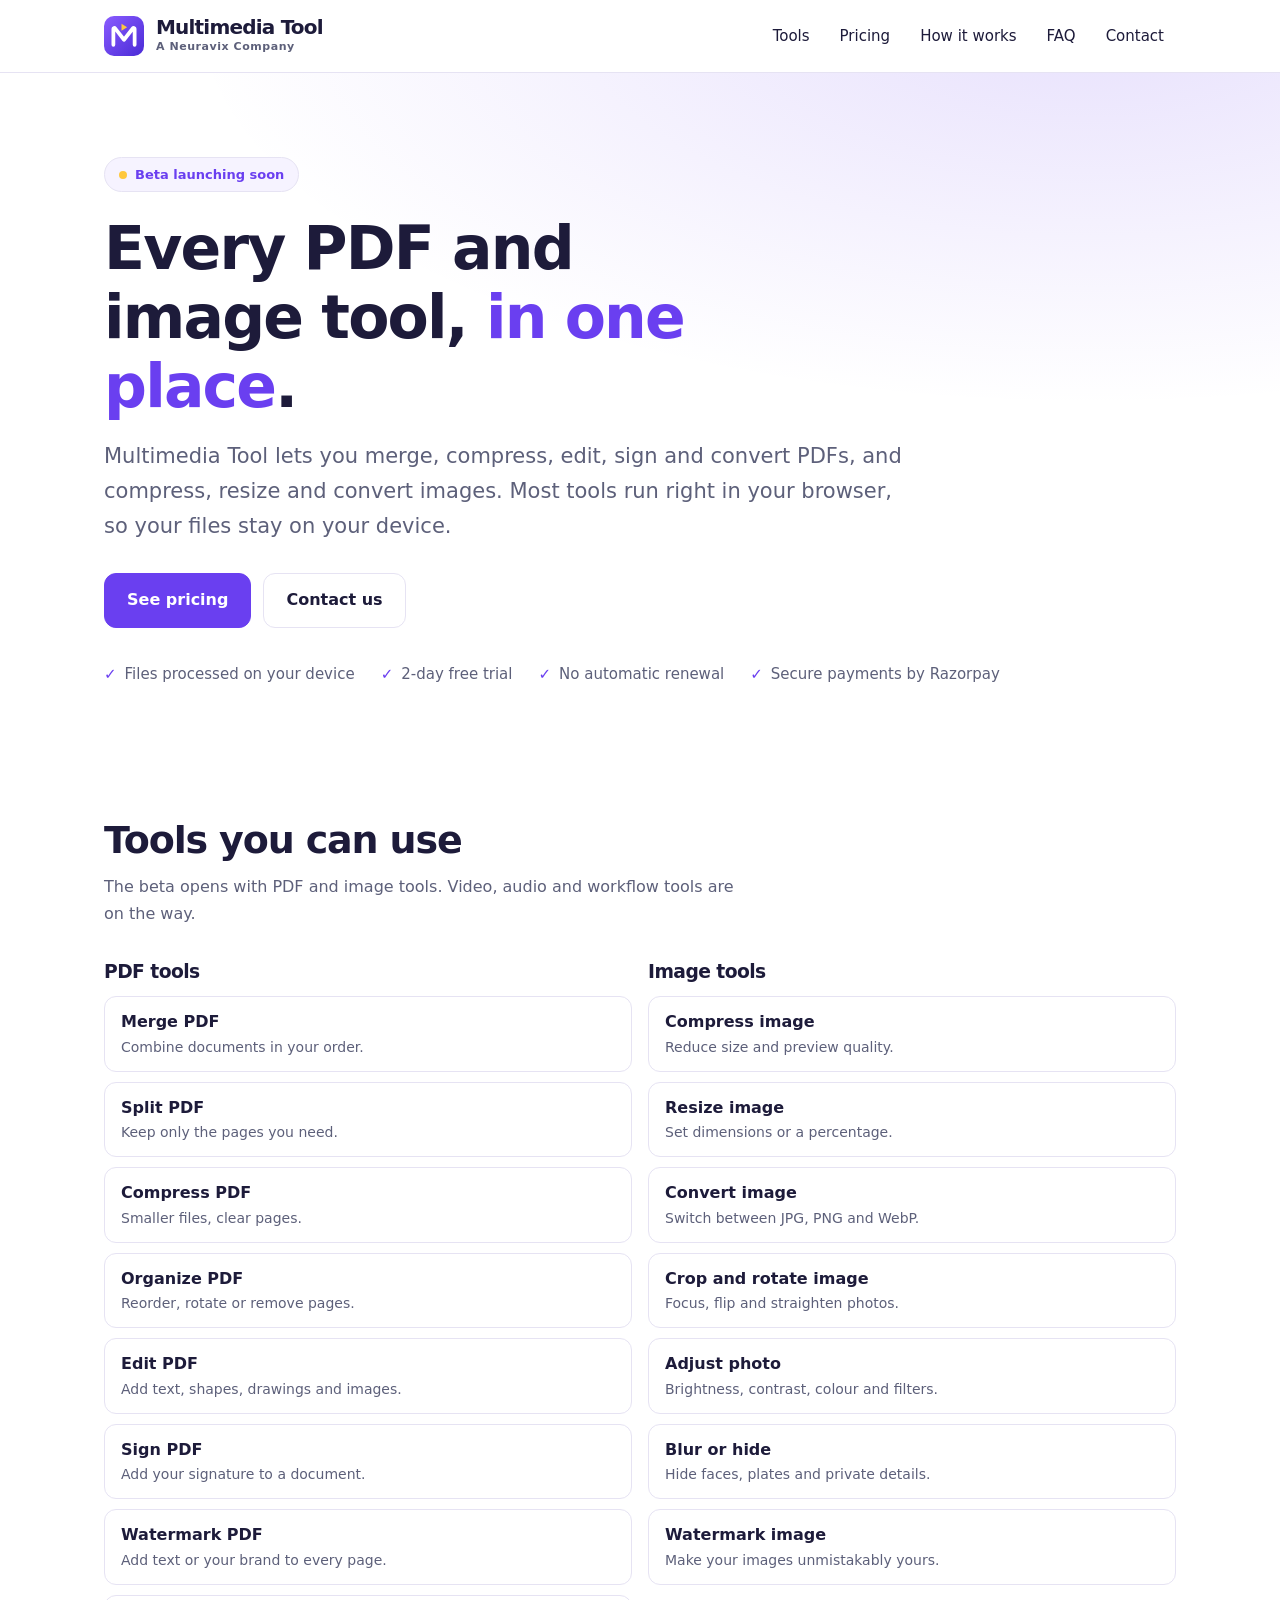
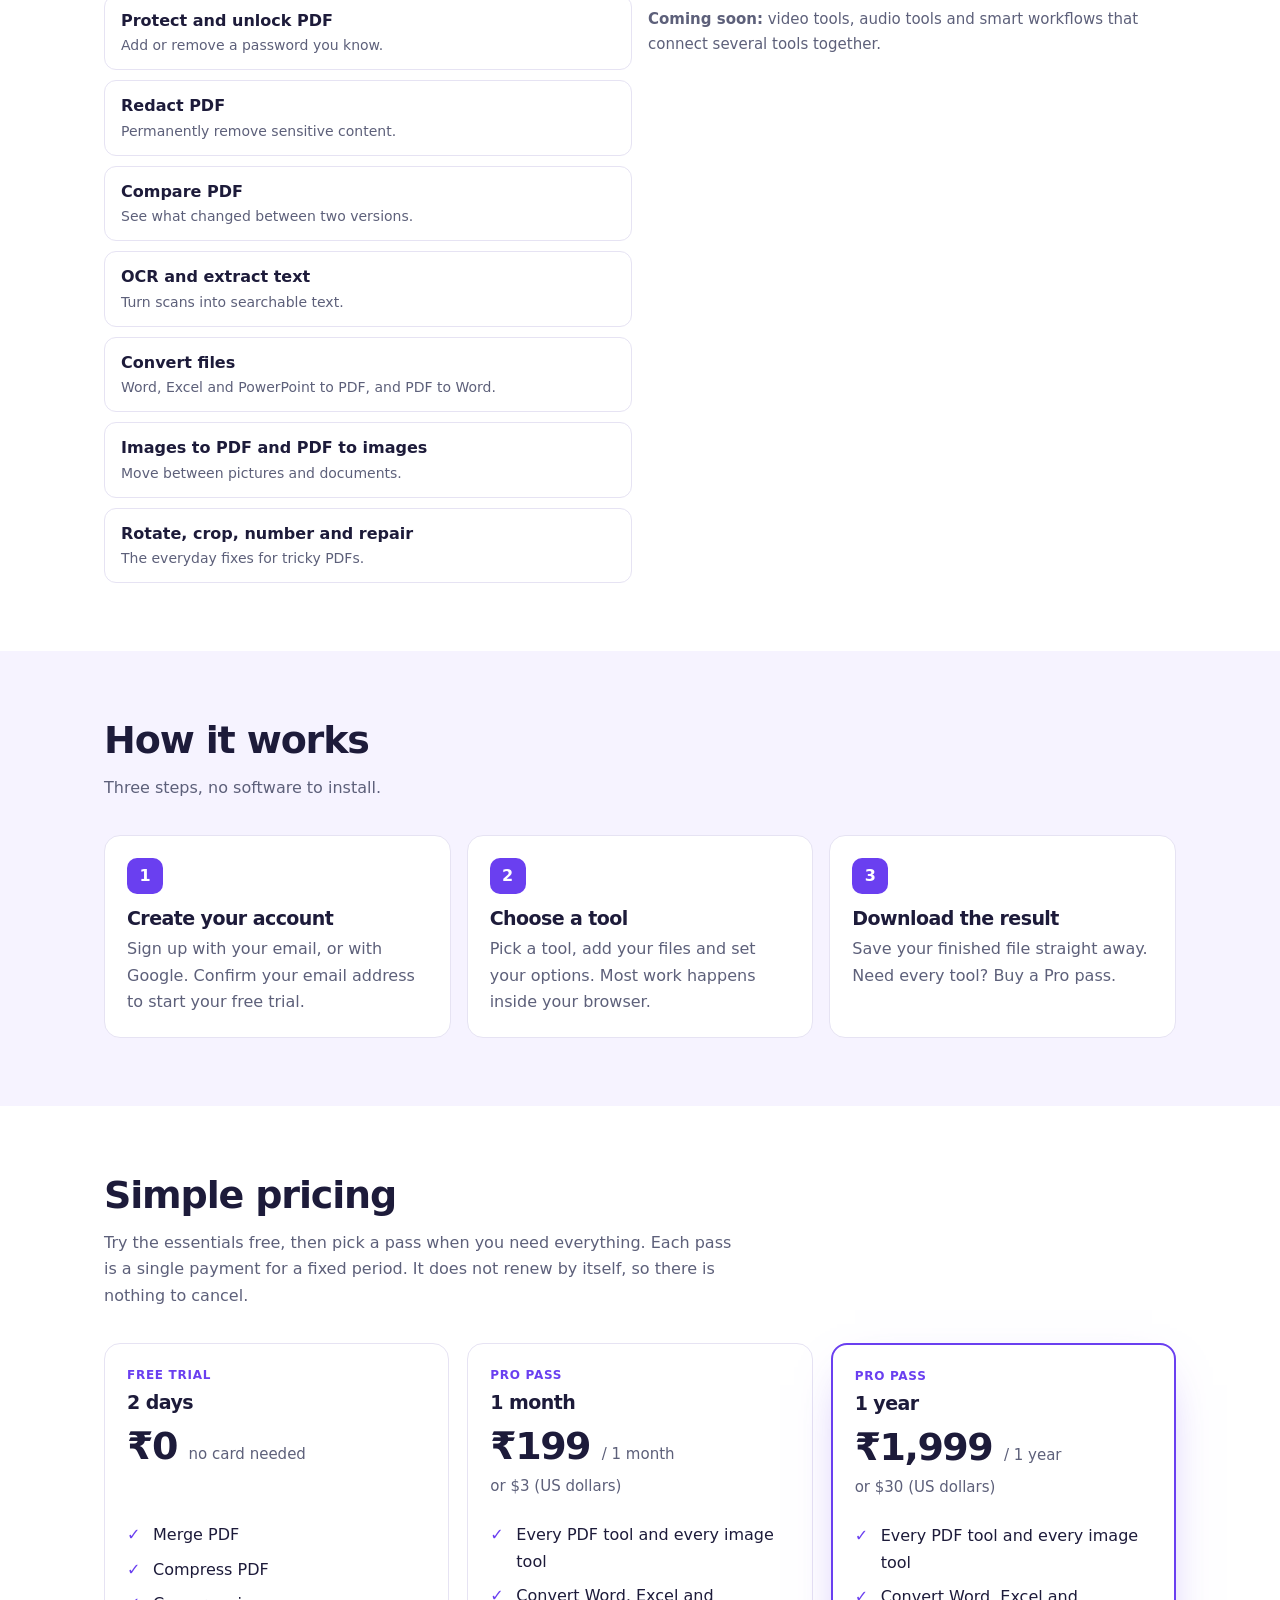
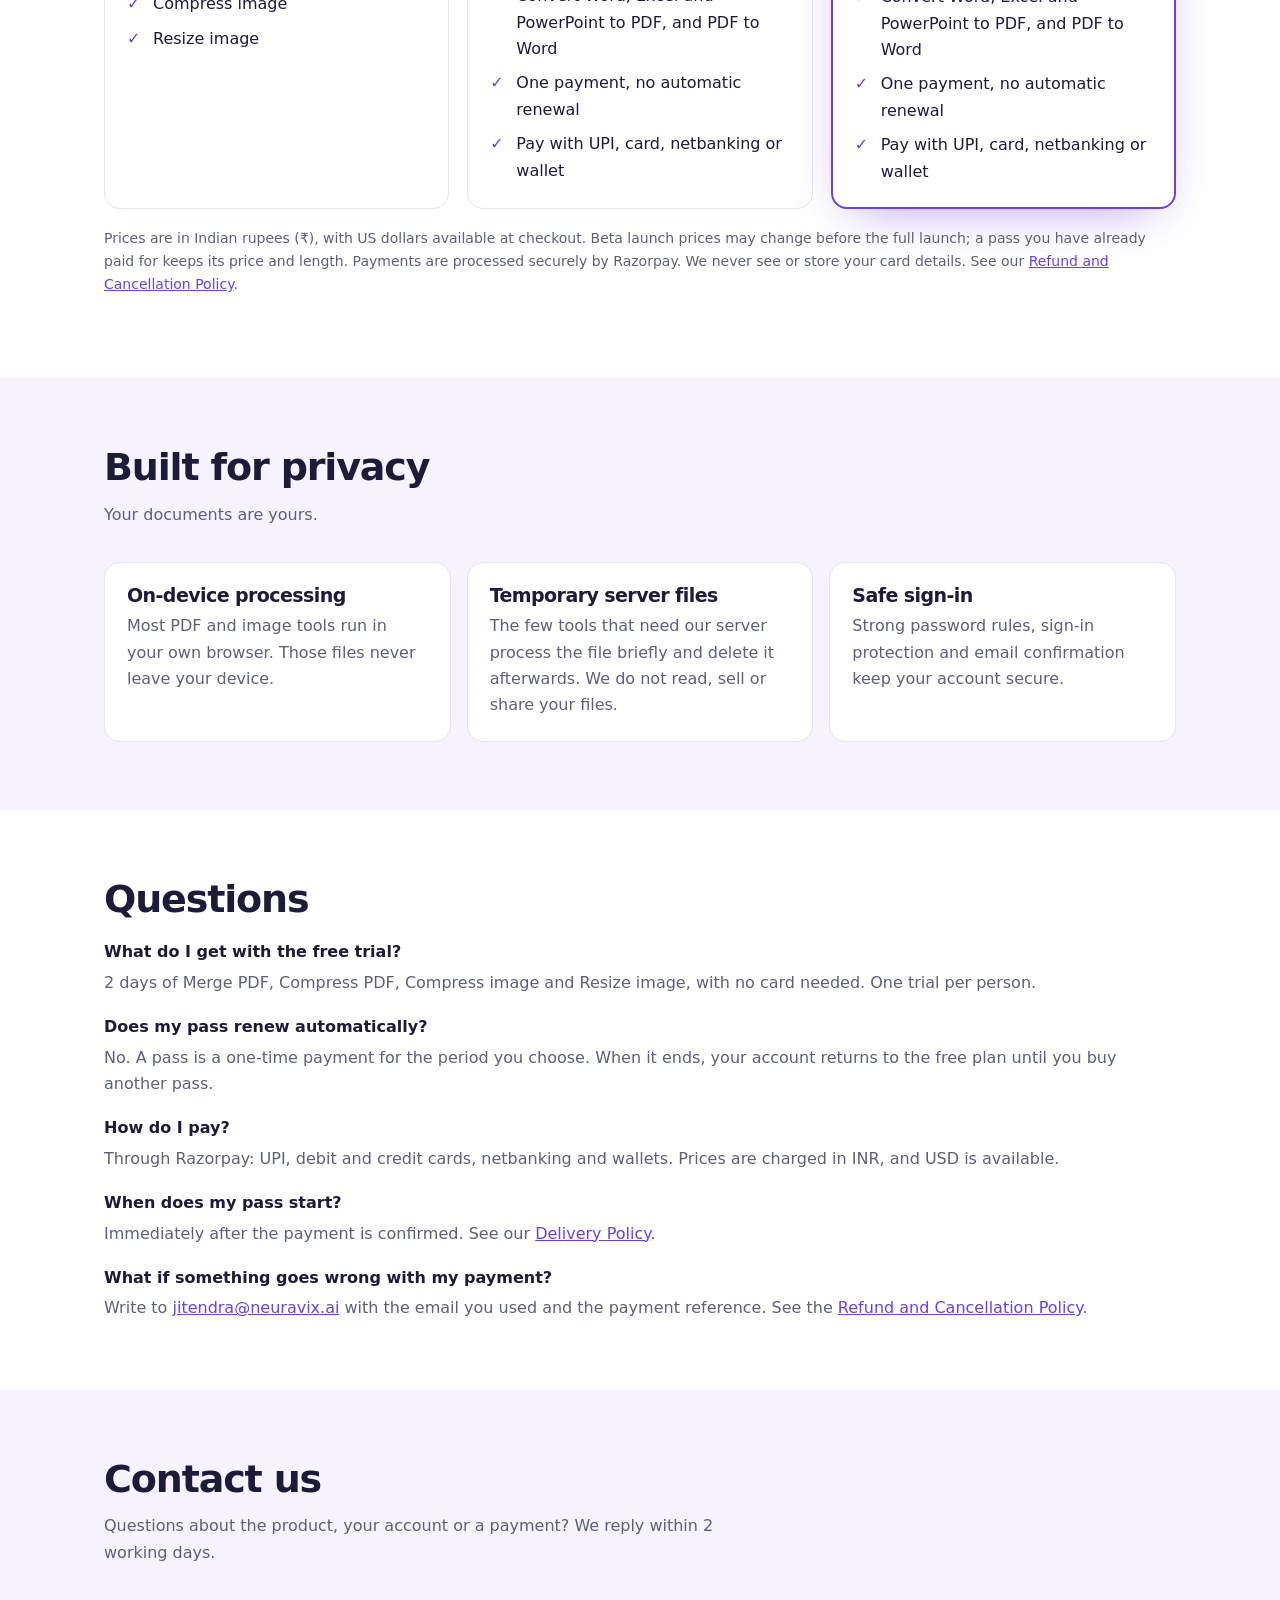
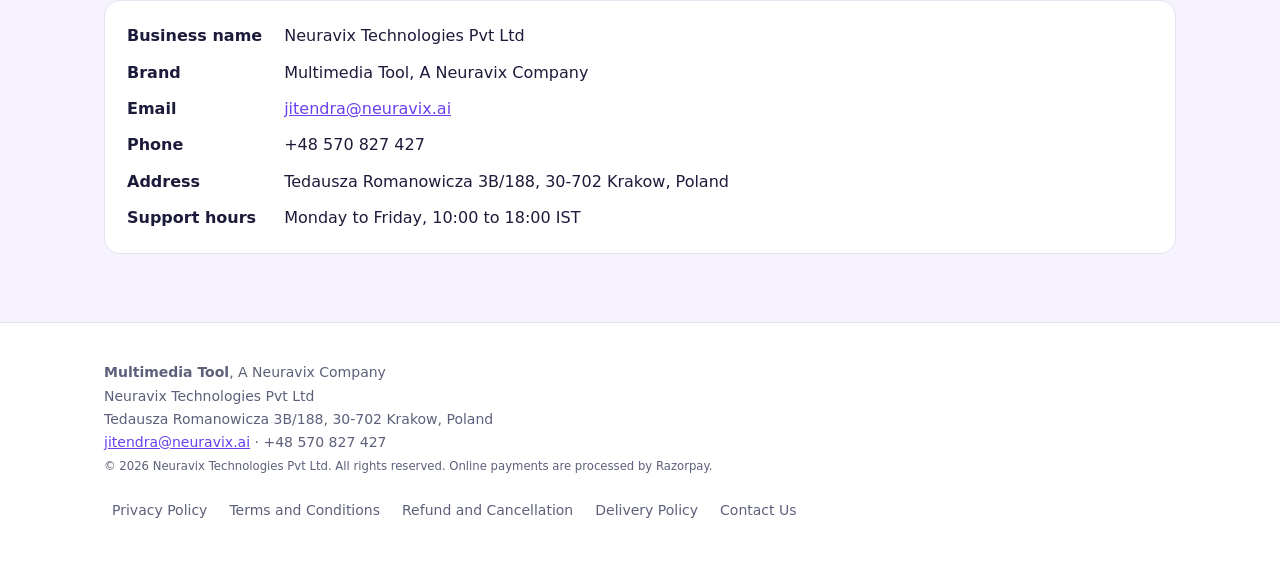
<file: index.html>
<!doctype html><html lang="en"><head><meta charset="utf-8"><meta name="viewport" content="width=device-width,initial-scale=1"><title>Multimedia Tool: PDF and image tools in your browser | A Neuravix Company</title><meta name="description" content="Merge, compress, edit, sign and convert PDFs, and compress, resize and convert images. Your files are processed on your own device. A Neuravix company."><link rel="canonical" href="https://multimediatool.com/"><link rel="icon" href="/favicon.svg" type="image/svg+xml"><meta property="og:title" content="Multimedia Tool: PDF and image tools in your browser | A Neuravix Company"><meta property="og:description" content="Merge, compress, edit, sign and convert PDFs, and compress, resize and convert images. Your files are processed on your own device. A Neuravix company."><meta property="og:type" content="website"><meta property="og:url" content="https://multimediatool.com/"><meta name="theme-color" content="#6a3ff0"><link rel="stylesheet" href="/style.css"></head><body><a class="skip" href="#main">Skip to content</a>
<header class="top"><div class="wrap bar"><a class="brand" href="/" aria-label="Multimedia Tool home"><svg class="mark" viewBox="0 0 64 64" aria-hidden="true"><defs><linearGradient id="lg" x1="0" y1="0" x2="1" y2="1"><stop offset="0" stop-color="#8a5cff"/><stop offset="1" stop-color="#4a2bd6"/></linearGradient></defs><rect width="64" height="64" rx="16" fill="url(#lg)"/><path d="M15 46V20.5a1.5 1.5 0 0 1 2.7-.9L32 38l14.3-18.4a1.5 1.5 0 0 1 2.7.9V46" fill="none" stroke="#fff" stroke-width="6" stroke-linecap="round" stroke-linejoin="round"/><path d="M28 12.5l9 5.5-9 5.5z" fill="#ffc83d"/></svg><span><b>Multimedia Tool</b><small>A Neuravix Company</small></span></a><nav aria-label="Main"><a href="#tools">Tools</a><a href="#pricing">Pricing</a><a href="#how">How it works</a><a href="#faq">FAQ</a><a href="#contact">Contact</a></nav></div></header>
<main id="main">
<section class="hero"><div class="wrap"><span class="pill"><i></i>Beta launching soon</span>
<h1>Every PDF and image tool, <em>in one place</em>.</h1>
<p class="lead">Multimedia Tool lets you merge, compress, edit, sign and convert PDFs, and compress, resize and convert images. Most tools run right in your browser, so your files stay on your device.</p>
<div class="btns"><a class="btn p" href="#pricing">See pricing</a><a class="btn s" href="#contact">Contact us</a></div>
<ul class="trust"><li>Files processed on your device</li><li>2-day free trial</li><li>No automatic renewal</li><li>Secure payments by Razorpay</li></ul></div></section>

<section id="tools"><div class="wrap"><h2 class="t">Tools you can use</h2><p class="sub">The beta opens with PDF and image tools. Video, audio and workflow tools are on the way.</p>
<div class="grid g2"><div><h3 style="margin-bottom:14px">PDF tools</h3><ul class="tools"><li><b>Merge PDF</b><span>Combine documents in your order.</span></li><li><b>Split PDF</b><span>Keep only the pages you need.</span></li><li><b>Compress PDF</b><span>Smaller files, clear pages.</span></li><li><b>Organize PDF</b><span>Reorder, rotate or remove pages.</span></li><li><b>Edit PDF</b><span>Add text, shapes, drawings and images.</span></li><li><b>Sign PDF</b><span>Add your signature to a document.</span></li><li><b>Watermark PDF</b><span>Add text or your brand to every page.</span></li><li><b>Protect and unlock PDF</b><span>Add or remove a password you know.</span></li><li><b>Redact PDF</b><span>Permanently remove sensitive content.</span></li><li><b>Compare PDF</b><span>See what changed between two versions.</span></li><li><b>OCR and extract text</b><span>Turn scans into searchable text.</span></li><li><b>Convert files</b><span>Word, Excel and PowerPoint to PDF, and PDF to Word.</span></li><li><b>Images to PDF and PDF to images</b><span>Move between pictures and documents.</span></li><li><b>Rotate, crop, number and repair</b><span>The everyday fixes for tricky PDFs.</span></li></ul></div>
<div><h3 style="margin-bottom:14px">Image tools</h3><ul class="tools"><li><b>Compress image</b><span>Reduce size and preview quality.</span></li><li><b>Resize image</b><span>Set dimensions or a percentage.</span></li><li><b>Convert image</b><span>Switch between JPG, PNG and WebP.</span></li><li><b>Crop and rotate image</b><span>Focus, flip and straighten photos.</span></li><li><b>Adjust photo</b><span>Brightness, contrast, colour and filters.</span></li><li><b>Blur or hide</b><span>Hide faces, plates and private details.</span></li><li><b>Watermark image</b><span>Make your images unmistakably yours.</span></li></ul><p class="soon"><strong>Coming soon:</strong> video tools, audio tools and smart workflows that connect several tools together.</p></div></div></div></section>

<section id="how" class="alt"><div class="wrap"><h2 class="t">How it works</h2><p class="sub">Three steps, no software to install.</p>
<div class="grid g3"><div class="card"><div class="num">1</div><h3>Create your account</h3><p>Sign up with your email, or with Google. Confirm your email address to start your free trial.</p></div><div class="card"><div class="num">2</div><h3>Choose a tool</h3><p>Pick a tool, add your files and set your options. Most work happens inside your browser.</p></div><div class="card"><div class="num">3</div><h3>Download the result</h3><p>Save your finished file straight away. Need every tool? Buy a Pro pass.</p></div></div></div></section>

<section id="pricing"><div class="wrap"><h2 class="t">Simple pricing</h2><p class="sub">Try the essentials free, then pick a pass when you need everything. Each pass is a single payment for a fixed period. It does not renew by itself, so there is nothing to cancel.</p>
<div class="plans"><article class="card plan"><span class="tag">Free trial</span><h3>2 days</h3><div class="price">₹0 <small>no card needed</small></div><div class="alt-price">&nbsp;</div><ul><li>Merge PDF</li><li>Compress PDF</li><li>Compress image</li><li>Resize image</li></ul></article><article class="card plan"><span class="tag">Pro pass</span><h3>1 month</h3><div class="price">₹199 <small>/ 1 month</small></div><div class="alt-price">or $3 (US dollars)</div><ul><li>Every PDF tool and every image tool</li><li>Convert Word, Excel and PowerPoint to PDF, and PDF to Word</li><li>One payment, no automatic renewal</li><li>Pay with UPI, card, netbanking or wallet</li></ul></article><article class="card plan feat"><span class="tag">Pro pass</span><h3>1 year</h3><div class="price">₹1,999 <small>/ 1 year</small></div><div class="alt-price">or $30 (US dollars)</div><ul><li>Every PDF tool and every image tool</li><li>Convert Word, Excel and PowerPoint to PDF, and PDF to Word</li><li>One payment, no automatic renewal</li><li>Pay with UPI, card, netbanking or wallet</li></ul></article></div>
<p class="note">Prices are in Indian rupees (₹), with US dollars available at checkout. Beta launch prices may change before the full launch; a pass you have already paid for keeps its price and length. Payments are processed securely by Razorpay. We never see or store your card details. See our <a href="/refund.html">Refund and Cancellation Policy</a>.</p></div></section>

<section class="alt"><div class="wrap"><h2 class="t">Built for privacy</h2><p class="sub">Your documents are yours.</p>
<div class="grid g3"><div class="card"><h3>On-device processing</h3><p>Most PDF and image tools run in your own browser. Those files never leave your device.</p></div><div class="card"><h3>Temporary server files</h3><p>The few tools that need our server process the file briefly and delete it afterwards. We do not read, sell or share your files.</p></div><div class="card"><h3>Safe sign-in</h3><p>Strong password rules, sign-in protection and email confirmation keep your account secure.</p></div></div></div></section>

<section id="faq"><div class="wrap"><h2 class="t">Questions</h2><dl>
<dt>What do I get with the free trial?</dt><dd>2 days of Merge PDF, Compress PDF, Compress image and Resize image, with no card needed. One trial per person.</dd>
<dt>Does my pass renew automatically?</dt><dd>No. A pass is a one-time payment for the period you choose. When it ends, your account returns to the free plan until you buy another pass.</dd>
<dt>How do I pay?</dt><dd>Through Razorpay: UPI, debit and credit cards, netbanking and wallets. Prices are charged in INR, and USD is available.</dd>
<dt>When does my pass start?</dt><dd>Immediately after the payment is confirmed. See our <a href="/shipping.html">Delivery Policy</a>.</dd>
<dt>What if something goes wrong with my payment?</dt><dd>Write to <a href="mailto:jitendra@neuravix.ai">jitendra@neuravix.ai</a> with the email you used and the payment reference. See the <a href="/refund.html">Refund and Cancellation Policy</a>.</dd></dl></div></section>

<section id="contact" class="alt contact"><div class="wrap"><h2 class="t">Contact us</h2><p class="sub">Questions about the product, your account or a payment? We reply within 2 working days.</p>
<div class="card"><dl><dt>Business name</dt><dd>Neuravix Technologies Pvt Ltd</dd><dt>Brand</dt><dd>Multimedia Tool, A Neuravix Company</dd><dt>Email</dt><dd><a href="mailto:jitendra@neuravix.ai">jitendra@neuravix.ai</a></dd><dt>Phone</dt><dd>+48 570 827 427</dd><dt>Address</dt><dd>Tedausza Romanowicza 3B/188, 30-702 Krakow, Poland</dd><dt>Support hours</dt><dd>Monday to Friday, 10:00 to 18:00 IST</dd></dl></div></div></section>
</main><footer><div class="wrap foot"><div><strong>Multimedia Tool</strong>, A Neuravix Company<br>Neuravix Technologies Pvt Ltd<br>Tedausza Romanowicza 3B/188, 30-702 Krakow, Poland<br><a href="mailto:jitendra@neuravix.ai">jitendra@neuravix.ai</a> · +48 570 827 427<br><small>© 2026 Neuravix Technologies Pvt Ltd. All rights reserved. Online payments are processed by Razorpay.</small></div><nav aria-label="Legal"><a href="/privacy.html">Privacy Policy</a><a href="/terms.html">Terms and Conditions</a><a href="/refund.html">Refund and Cancellation</a><a href="/shipping.html">Delivery Policy</a><a href="/contact.html">Contact Us</a></nav></div></footer></body></html>
</file>
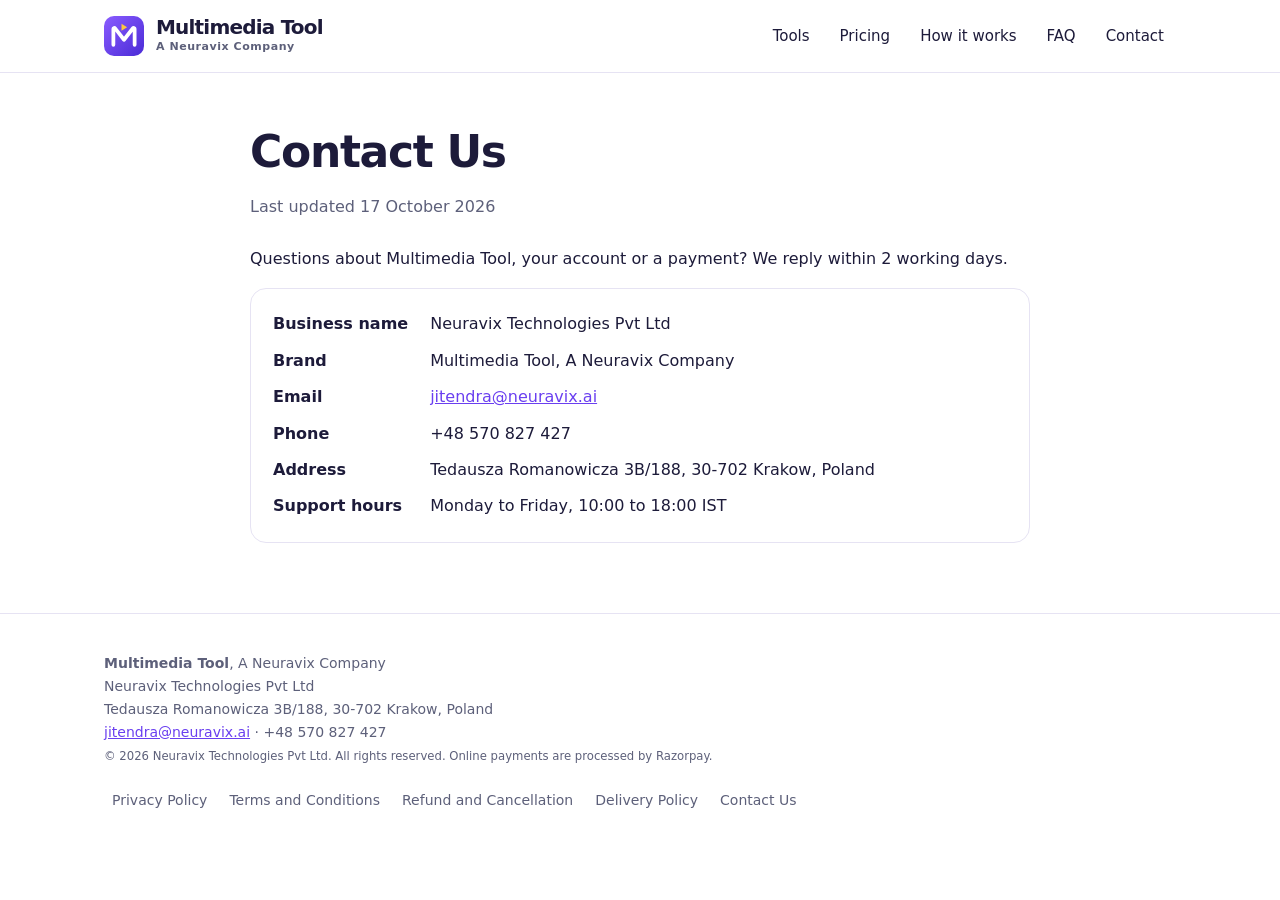
<file: contact.html>
<!doctype html><html lang="en"><head><meta charset="utf-8"><meta name="viewport" content="width=device-width,initial-scale=1"><title>Contact Us | Multimedia Tool</title><meta name="description" content="Contact Us for Multimedia Tool, A Neuravix Company."><link rel="canonical" href="https://multimediatool.com/contact.html"><link rel="icon" href="/favicon.svg" type="image/svg+xml"><meta property="og:title" content="Contact Us | Multimedia Tool"><meta property="og:description" content="Contact Us for Multimedia Tool, A Neuravix Company."><meta property="og:type" content="website"><meta property="og:url" content="https://multimediatool.com/contact.html"><meta name="theme-color" content="#6a3ff0"><link rel="stylesheet" href="/style.css"></head><body><a class="skip" href="#main">Skip to content</a>
<header class="top"><div class="wrap bar"><a class="brand" href="/" aria-label="Multimedia Tool home"><svg class="mark" viewBox="0 0 64 64" aria-hidden="true"><defs><linearGradient id="lg" x1="0" y1="0" x2="1" y2="1"><stop offset="0" stop-color="#8a5cff"/><stop offset="1" stop-color="#4a2bd6"/></linearGradient></defs><rect width="64" height="64" rx="16" fill="url(#lg)"/><path d="M15 46V20.5a1.5 1.5 0 0 1 2.7-.9L32 38l14.3-18.4a1.5 1.5 0 0 1 2.7.9V46" fill="none" stroke="#fff" stroke-width="6" stroke-linecap="round" stroke-linejoin="round"/><path d="M28 12.5l9 5.5-9 5.5z" fill="#ffc83d"/></svg><span><b>Multimedia Tool</b><small>A Neuravix Company</small></span></a><nav aria-label="Main"><a href="/#tools">Tools</a><a href="/#pricing">Pricing</a><a href="/#how">How it works</a><a href="/#faq">FAQ</a><a href="/#contact">Contact</a></nav></div></header><main id="main"><div class="wrap doc"><h1>Contact Us</h1><p class="meta">Last updated 17 October 2026</p><p>Questions about Multimedia Tool, your account or a payment? We reply within 2 working days.</p><div class="card contact"><dl><dt>Business name</dt><dd>Neuravix Technologies Pvt Ltd</dd><dt>Brand</dt><dd>Multimedia Tool, A Neuravix Company</dd><dt>Email</dt><dd><a href="mailto:jitendra@neuravix.ai">jitendra@neuravix.ai</a></dd><dt>Phone</dt><dd>+48 570 827 427</dd><dt>Address</dt><dd>Tedausza Romanowicza 3B/188, 30-702 Krakow, Poland</dd><dt>Support hours</dt><dd>Monday to Friday, 10:00 to 18:00 IST</dd></dl></div></div></main><footer><div class="wrap foot"><div><strong>Multimedia Tool</strong>, A Neuravix Company<br>Neuravix Technologies Pvt Ltd<br>Tedausza Romanowicza 3B/188, 30-702 Krakow, Poland<br><a href="mailto:jitendra@neuravix.ai">jitendra@neuravix.ai</a> · +48 570 827 427<br><small>© 2026 Neuravix Technologies Pvt Ltd. All rights reserved. Online payments are processed by Razorpay.</small></div><nav aria-label="Legal"><a href="/privacy.html">Privacy Policy</a><a href="/terms.html">Terms and Conditions</a><a href="/refund.html">Refund and Cancellation</a><a href="/shipping.html">Delivery Policy</a><a href="/contact.html">Contact Us</a></nav></div></footer></body></html>
</file>
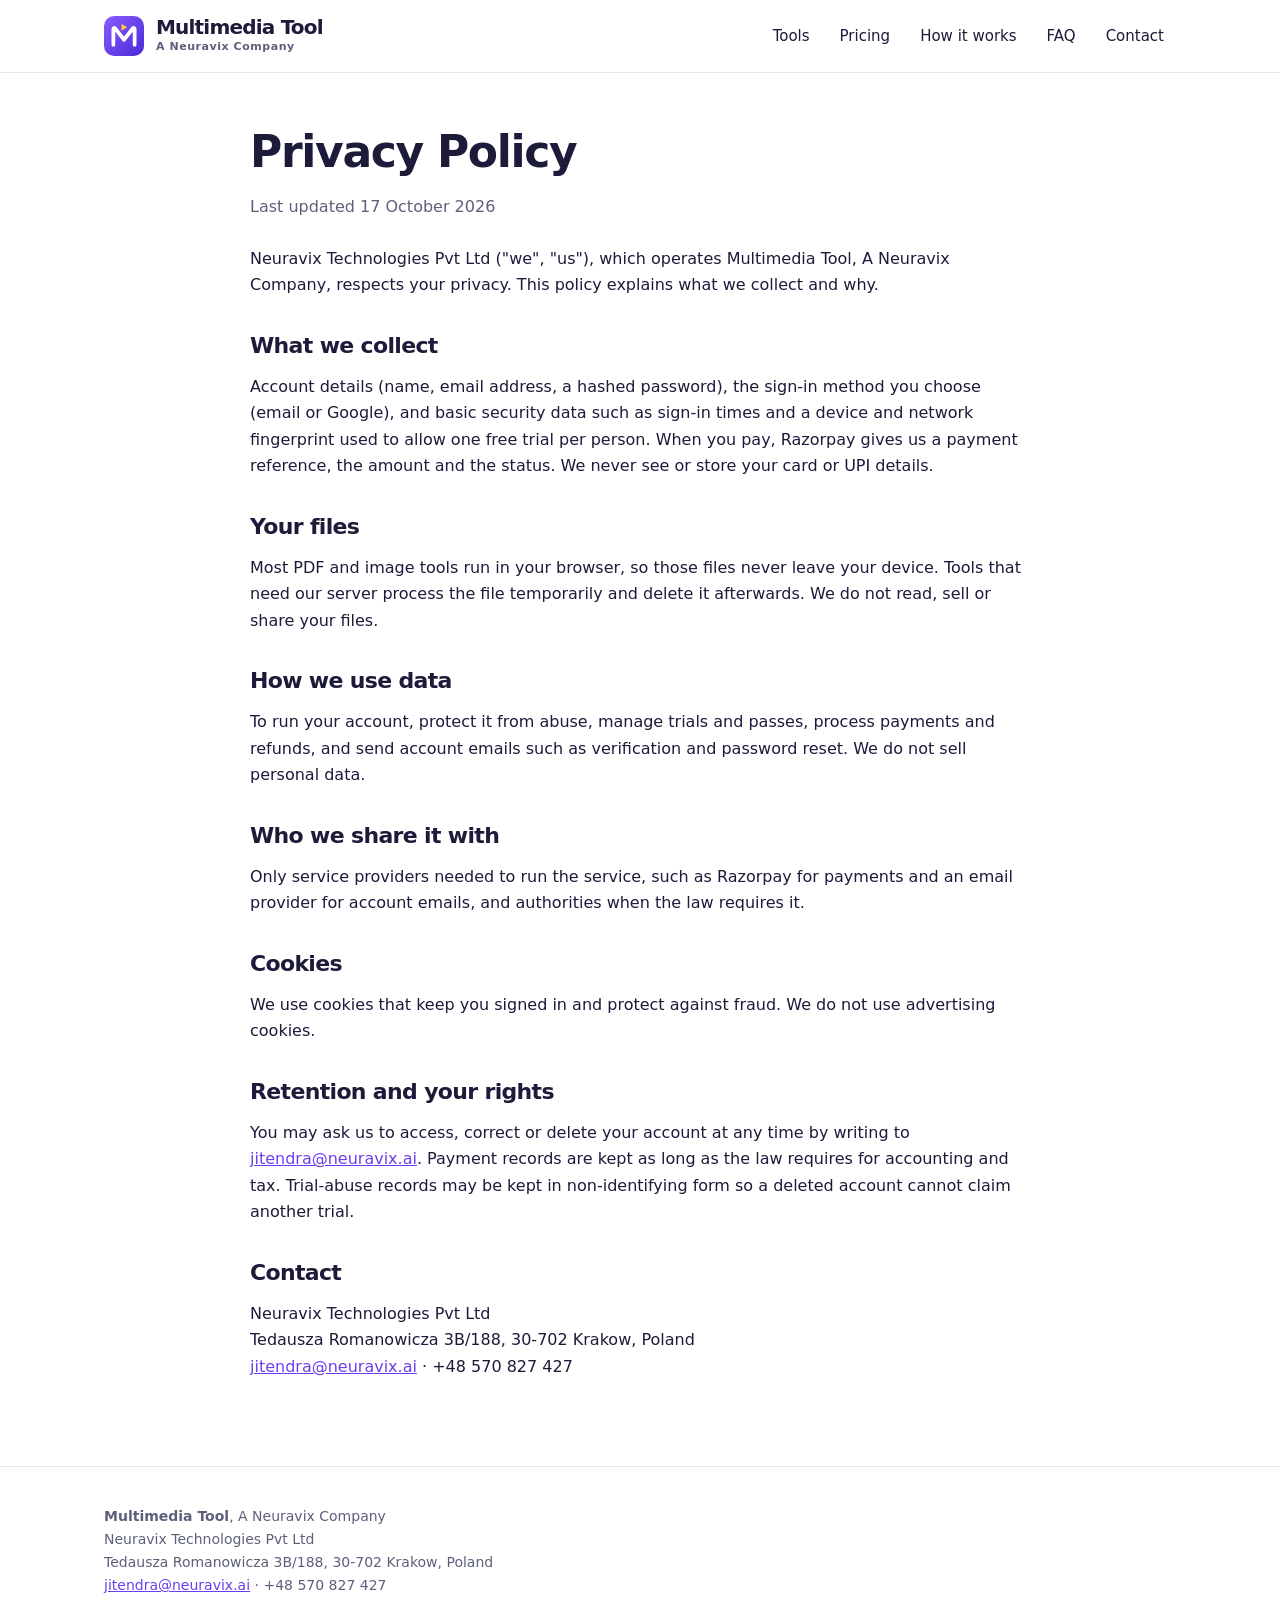
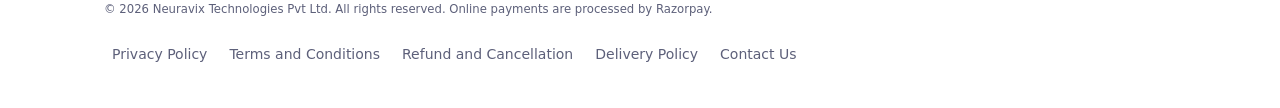
<file: privacy.html>
<!doctype html><html lang="en"><head><meta charset="utf-8"><meta name="viewport" content="width=device-width,initial-scale=1"><title>Privacy Policy | Multimedia Tool</title><meta name="description" content="Privacy Policy for Multimedia Tool, A Neuravix Company."><link rel="canonical" href="https://multimediatool.com/privacy.html"><link rel="icon" href="/favicon.svg" type="image/svg+xml"><meta property="og:title" content="Privacy Policy | Multimedia Tool"><meta property="og:description" content="Privacy Policy for Multimedia Tool, A Neuravix Company."><meta property="og:type" content="website"><meta property="og:url" content="https://multimediatool.com/privacy.html"><meta name="theme-color" content="#6a3ff0"><link rel="stylesheet" href="/style.css"></head><body><a class="skip" href="#main">Skip to content</a>
<header class="top"><div class="wrap bar"><a class="brand" href="/" aria-label="Multimedia Tool home"><svg class="mark" viewBox="0 0 64 64" aria-hidden="true"><defs><linearGradient id="lg" x1="0" y1="0" x2="1" y2="1"><stop offset="0" stop-color="#8a5cff"/><stop offset="1" stop-color="#4a2bd6"/></linearGradient></defs><rect width="64" height="64" rx="16" fill="url(#lg)"/><path d="M15 46V20.5a1.5 1.5 0 0 1 2.7-.9L32 38l14.3-18.4a1.5 1.5 0 0 1 2.7.9V46" fill="none" stroke="#fff" stroke-width="6" stroke-linecap="round" stroke-linejoin="round"/><path d="M28 12.5l9 5.5-9 5.5z" fill="#ffc83d"/></svg><span><b>Multimedia Tool</b><small>A Neuravix Company</small></span></a><nav aria-label="Main"><a href="/#tools">Tools</a><a href="/#pricing">Pricing</a><a href="/#how">How it works</a><a href="/#faq">FAQ</a><a href="/#contact">Contact</a></nav></div></header><main id="main"><div class="wrap doc"><h1>Privacy Policy</h1><p class="meta">Last updated 17 October 2026</p><p>Neuravix Technologies Pvt Ltd ("we", "us"), which operates Multimedia Tool, A Neuravix Company, respects your privacy. This policy explains what we collect and why.</p>
<h2>What we collect</h2><p>Account details (name, email address, a hashed password), the sign-in method you choose (email or Google), and basic security data such as sign-in times and a device and network fingerprint used to allow one free trial per person. When you pay, Razorpay gives us a payment reference, the amount and the status. We never see or store your card or UPI details.</p>
<h2>Your files</h2><p>Most PDF and image tools run in your browser, so those files never leave your device. Tools that need our server process the file temporarily and delete it afterwards. We do not read, sell or share your files.</p>
<h2>How we use data</h2><p>To run your account, protect it from abuse, manage trials and passes, process payments and refunds, and send account emails such as verification and password reset. We do not sell personal data.</p>
<h2>Who we share it with</h2><p>Only service providers needed to run the service, such as Razorpay for payments and an email provider for account emails, and authorities when the law requires it.</p>
<h2>Cookies</h2><p>We use cookies that keep you signed in and protect against fraud. We do not use advertising cookies.</p>
<h2>Retention and your rights</h2><p>You may ask us to access, correct or delete your account at any time by writing to <a href="mailto:jitendra@neuravix.ai">jitendra@neuravix.ai</a>. Payment records are kept as long as the law requires for accounting and tax. Trial-abuse records may be kept in non-identifying form so a deleted account cannot claim another trial.</p>
<h2>Contact</h2><p>Neuravix Technologies Pvt Ltd<br>Tedausza Romanowicza 3B/188, 30-702 Krakow, Poland<br><a href="mailto:jitendra@neuravix.ai">jitendra@neuravix.ai</a> · +48 570 827 427</p></div></main><footer><div class="wrap foot"><div><strong>Multimedia Tool</strong>, A Neuravix Company<br>Neuravix Technologies Pvt Ltd<br>Tedausza Romanowicza 3B/188, 30-702 Krakow, Poland<br><a href="mailto:jitendra@neuravix.ai">jitendra@neuravix.ai</a> · +48 570 827 427<br><small>© 2026 Neuravix Technologies Pvt Ltd. All rights reserved. Online payments are processed by Razorpay.</small></div><nav aria-label="Legal"><a href="/privacy.html">Privacy Policy</a><a href="/terms.html">Terms and Conditions</a><a href="/refund.html">Refund and Cancellation</a><a href="/shipping.html">Delivery Policy</a><a href="/contact.html">Contact Us</a></nav></div></footer></body></html>
</file>
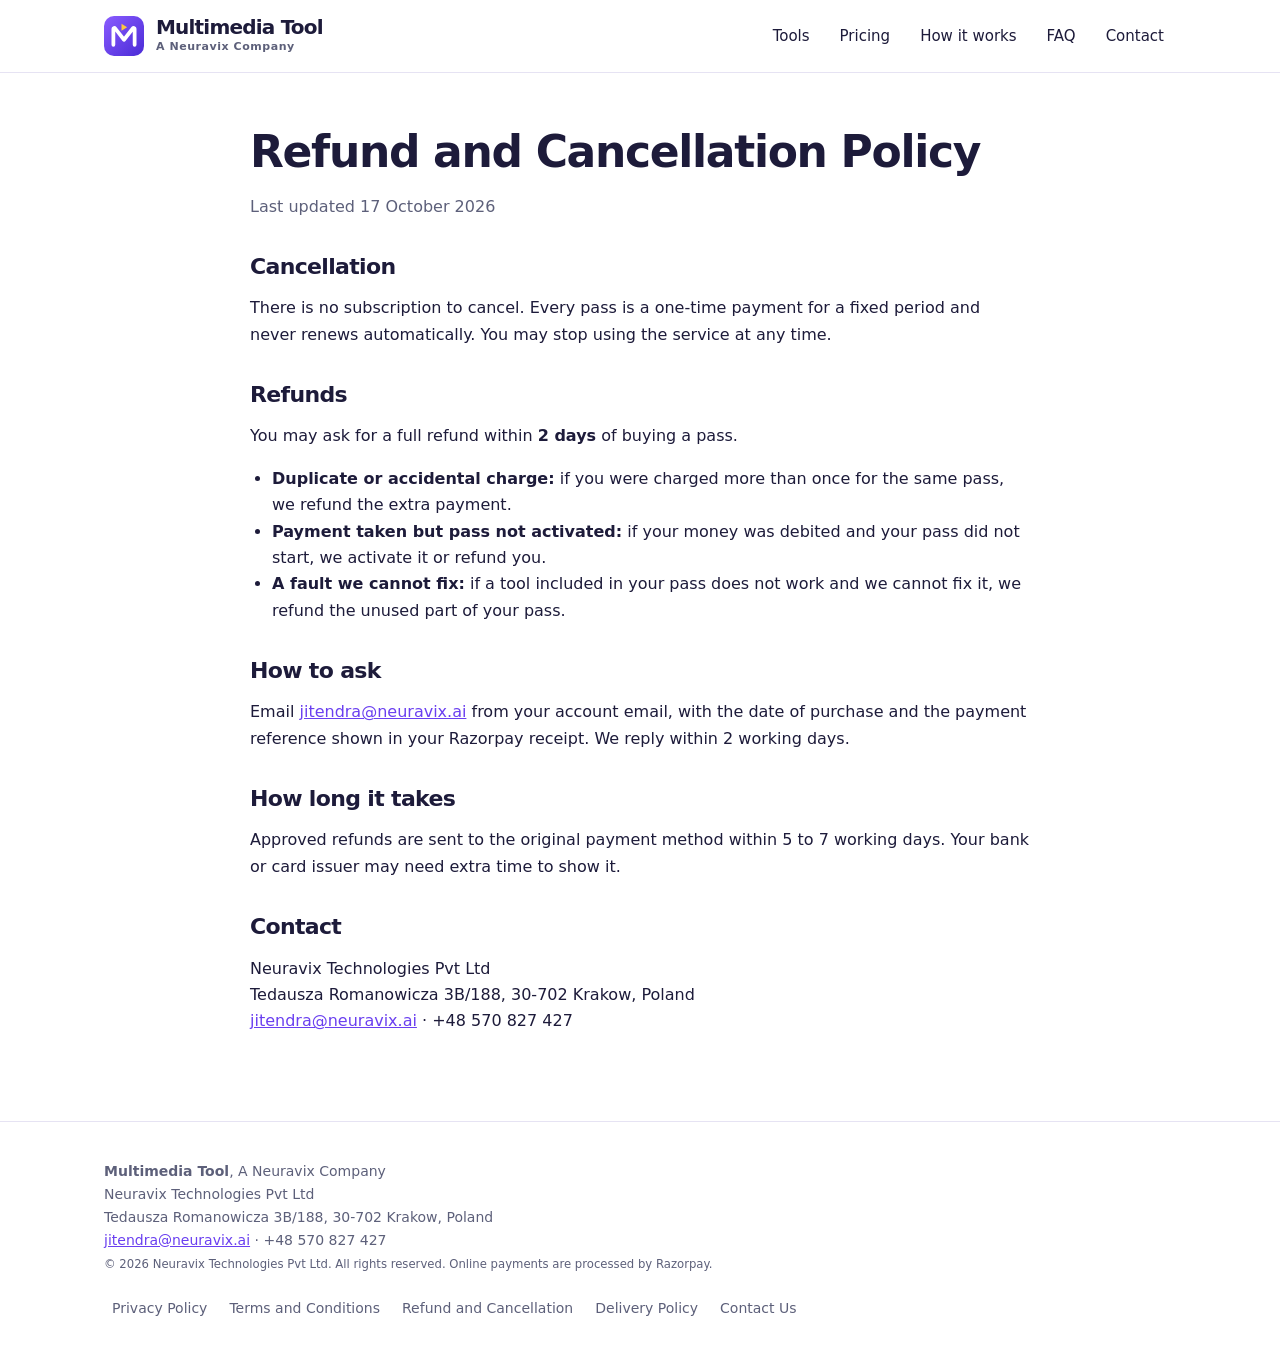
<file: refund.html>
<!doctype html><html lang="en"><head><meta charset="utf-8"><meta name="viewport" content="width=device-width,initial-scale=1"><title>Refund and Cancellation Policy | Multimedia Tool</title><meta name="description" content="Refund and Cancellation Policy for Multimedia Tool, A Neuravix Company."><link rel="canonical" href="https://multimediatool.com/refund.html"><link rel="icon" href="/favicon.svg" type="image/svg+xml"><meta property="og:title" content="Refund and Cancellation Policy | Multimedia Tool"><meta property="og:description" content="Refund and Cancellation Policy for Multimedia Tool, A Neuravix Company."><meta property="og:type" content="website"><meta property="og:url" content="https://multimediatool.com/refund.html"><meta name="theme-color" content="#6a3ff0"><link rel="stylesheet" href="/style.css"></head><body><a class="skip" href="#main">Skip to content</a>
<header class="top"><div class="wrap bar"><a class="brand" href="/" aria-label="Multimedia Tool home"><svg class="mark" viewBox="0 0 64 64" aria-hidden="true"><defs><linearGradient id="lg" x1="0" y1="0" x2="1" y2="1"><stop offset="0" stop-color="#8a5cff"/><stop offset="1" stop-color="#4a2bd6"/></linearGradient></defs><rect width="64" height="64" rx="16" fill="url(#lg)"/><path d="M15 46V20.5a1.5 1.5 0 0 1 2.7-.9L32 38l14.3-18.4a1.5 1.5 0 0 1 2.7.9V46" fill="none" stroke="#fff" stroke-width="6" stroke-linecap="round" stroke-linejoin="round"/><path d="M28 12.5l9 5.5-9 5.5z" fill="#ffc83d"/></svg><span><b>Multimedia Tool</b><small>A Neuravix Company</small></span></a><nav aria-label="Main"><a href="/#tools">Tools</a><a href="/#pricing">Pricing</a><a href="/#how">How it works</a><a href="/#faq">FAQ</a><a href="/#contact">Contact</a></nav></div></header><main id="main"><div class="wrap doc"><h1>Refund and Cancellation Policy</h1><p class="meta">Last updated 17 October 2026</p><h2>Cancellation</h2><p>There is no subscription to cancel. Every pass is a one-time payment for a fixed period and never renews automatically. You may stop using the service at any time.</p>
<h2>Refunds</h2><p>You may ask for a full refund within <strong>2 days</strong> of buying a pass.</p>
<ul><li><strong>Duplicate or accidental charge:</strong> if you were charged more than once for the same pass, we refund the extra payment.</li><li><strong>Payment taken but pass not activated:</strong> if your money was debited and your pass did not start, we activate it or refund you.</li><li><strong>A fault we cannot fix:</strong> if a tool included in your pass does not work and we cannot fix it, we refund the unused part of your pass.</li></ul>
<h2>How to ask</h2><p>Email <a href="mailto:jitendra@neuravix.ai">jitendra@neuravix.ai</a> from your account email, with the date of purchase and the payment reference shown in your Razorpay receipt. We reply within 2 working days.</p>
<h2>How long it takes</h2><p>Approved refunds are sent to the original payment method within 5 to 7 working days. Your bank or card issuer may need extra time to show it.</p>
<h2>Contact</h2><p>Neuravix Technologies Pvt Ltd<br>Tedausza Romanowicza 3B/188, 30-702 Krakow, Poland<br><a href="mailto:jitendra@neuravix.ai">jitendra@neuravix.ai</a> · +48 570 827 427</p></div></main><footer><div class="wrap foot"><div><strong>Multimedia Tool</strong>, A Neuravix Company<br>Neuravix Technologies Pvt Ltd<br>Tedausza Romanowicza 3B/188, 30-702 Krakow, Poland<br><a href="mailto:jitendra@neuravix.ai">jitendra@neuravix.ai</a> · +48 570 827 427<br><small>© 2026 Neuravix Technologies Pvt Ltd. All rights reserved. Online payments are processed by Razorpay.</small></div><nav aria-label="Legal"><a href="/privacy.html">Privacy Policy</a><a href="/terms.html">Terms and Conditions</a><a href="/refund.html">Refund and Cancellation</a><a href="/shipping.html">Delivery Policy</a><a href="/contact.html">Contact Us</a></nav></div></footer></body></html>
</file>
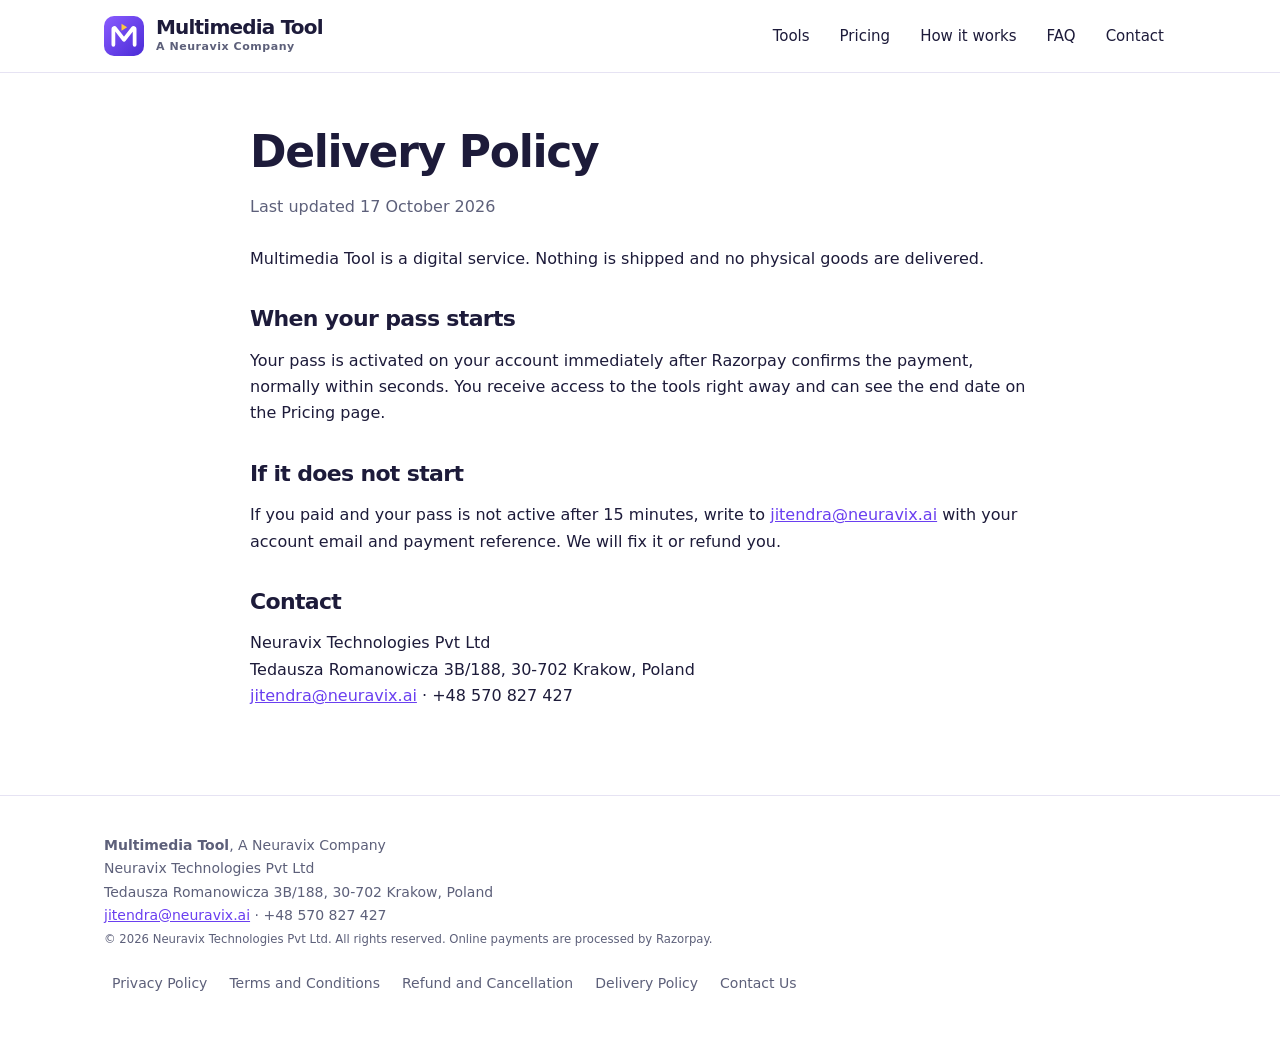
<file: shipping.html>
<!doctype html><html lang="en"><head><meta charset="utf-8"><meta name="viewport" content="width=device-width,initial-scale=1"><title>Delivery Policy | Multimedia Tool</title><meta name="description" content="Delivery Policy for Multimedia Tool, A Neuravix Company."><link rel="canonical" href="https://multimediatool.com/shipping.html"><link rel="icon" href="/favicon.svg" type="image/svg+xml"><meta property="og:title" content="Delivery Policy | Multimedia Tool"><meta property="og:description" content="Delivery Policy for Multimedia Tool, A Neuravix Company."><meta property="og:type" content="website"><meta property="og:url" content="https://multimediatool.com/shipping.html"><meta name="theme-color" content="#6a3ff0"><link rel="stylesheet" href="/style.css"></head><body><a class="skip" href="#main">Skip to content</a>
<header class="top"><div class="wrap bar"><a class="brand" href="/" aria-label="Multimedia Tool home"><svg class="mark" viewBox="0 0 64 64" aria-hidden="true"><defs><linearGradient id="lg" x1="0" y1="0" x2="1" y2="1"><stop offset="0" stop-color="#8a5cff"/><stop offset="1" stop-color="#4a2bd6"/></linearGradient></defs><rect width="64" height="64" rx="16" fill="url(#lg)"/><path d="M15 46V20.5a1.5 1.5 0 0 1 2.7-.9L32 38l14.3-18.4a1.5 1.5 0 0 1 2.7.9V46" fill="none" stroke="#fff" stroke-width="6" stroke-linecap="round" stroke-linejoin="round"/><path d="M28 12.5l9 5.5-9 5.5z" fill="#ffc83d"/></svg><span><b>Multimedia Tool</b><small>A Neuravix Company</small></span></a><nav aria-label="Main"><a href="/#tools">Tools</a><a href="/#pricing">Pricing</a><a href="/#how">How it works</a><a href="/#faq">FAQ</a><a href="/#contact">Contact</a></nav></div></header><main id="main"><div class="wrap doc"><h1>Delivery Policy</h1><p class="meta">Last updated 17 October 2026</p><p>Multimedia Tool is a digital service. Nothing is shipped and no physical goods are delivered.</p>
<h2>When your pass starts</h2><p>Your pass is activated on your account immediately after Razorpay confirms the payment, normally within seconds. You receive access to the tools right away and can see the end date on the Pricing page.</p>
<h2>If it does not start</h2><p>If you paid and your pass is not active after 15 minutes, write to <a href="mailto:jitendra@neuravix.ai">jitendra@neuravix.ai</a> with your account email and payment reference. We will fix it or refund you.</p>
<h2>Contact</h2><p>Neuravix Technologies Pvt Ltd<br>Tedausza Romanowicza 3B/188, 30-702 Krakow, Poland<br><a href="mailto:jitendra@neuravix.ai">jitendra@neuravix.ai</a> · +48 570 827 427</p></div></main><footer><div class="wrap foot"><div><strong>Multimedia Tool</strong>, A Neuravix Company<br>Neuravix Technologies Pvt Ltd<br>Tedausza Romanowicza 3B/188, 30-702 Krakow, Poland<br><a href="mailto:jitendra@neuravix.ai">jitendra@neuravix.ai</a> · +48 570 827 427<br><small>© 2026 Neuravix Technologies Pvt Ltd. All rights reserved. Online payments are processed by Razorpay.</small></div><nav aria-label="Legal"><a href="/privacy.html">Privacy Policy</a><a href="/terms.html">Terms and Conditions</a><a href="/refund.html">Refund and Cancellation</a><a href="/shipping.html">Delivery Policy</a><a href="/contact.html">Contact Us</a></nav></div></footer></body></html>
</file>
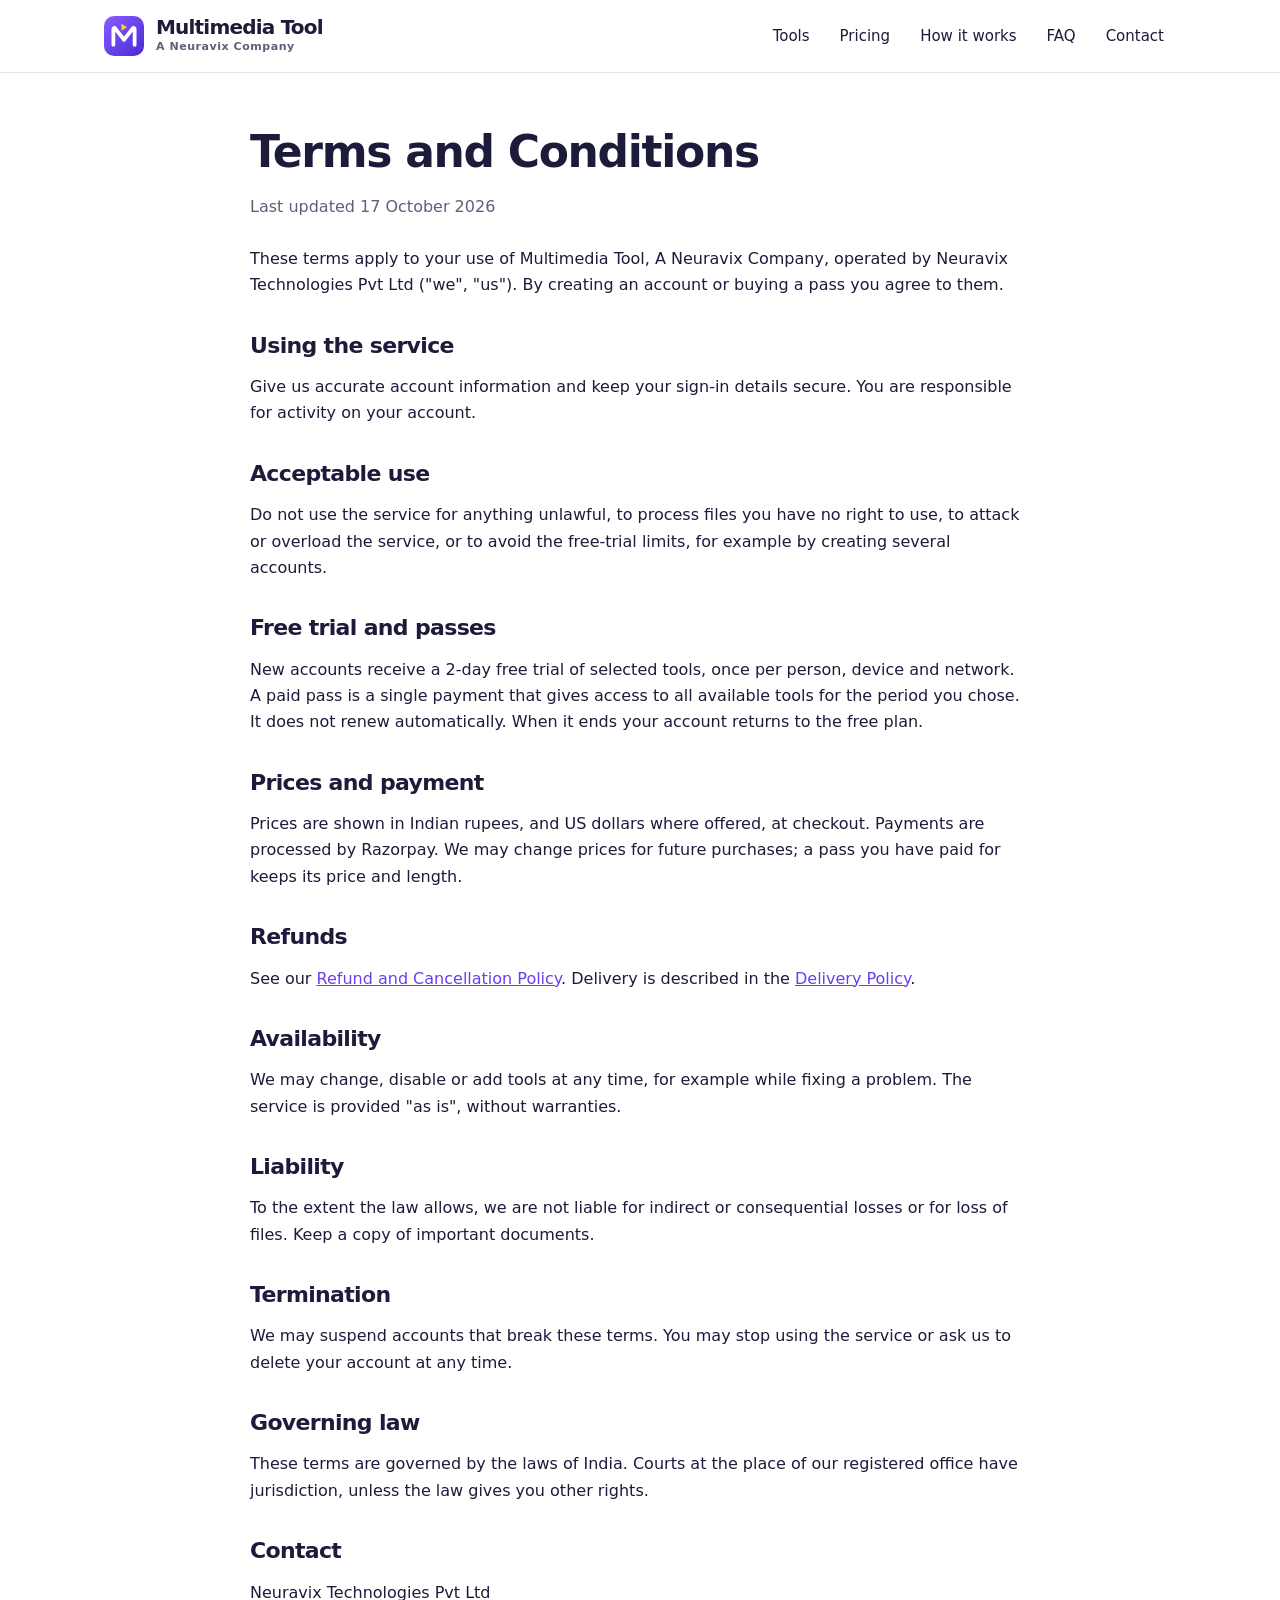
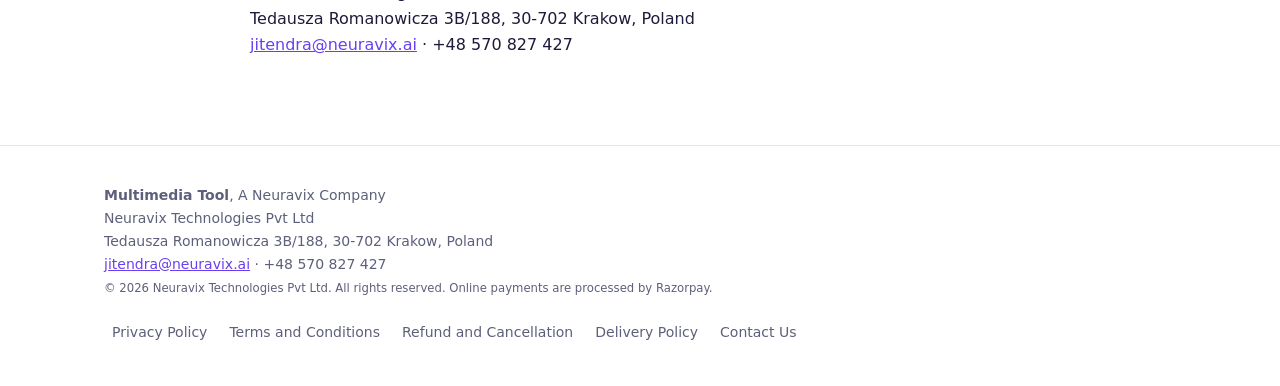
<file: terms.html>
<!doctype html><html lang="en"><head><meta charset="utf-8"><meta name="viewport" content="width=device-width,initial-scale=1"><title>Terms and Conditions | Multimedia Tool</title><meta name="description" content="Terms and Conditions for Multimedia Tool, A Neuravix Company."><link rel="canonical" href="https://multimediatool.com/terms.html"><link rel="icon" href="/favicon.svg" type="image/svg+xml"><meta property="og:title" content="Terms and Conditions | Multimedia Tool"><meta property="og:description" content="Terms and Conditions for Multimedia Tool, A Neuravix Company."><meta property="og:type" content="website"><meta property="og:url" content="https://multimediatool.com/terms.html"><meta name="theme-color" content="#6a3ff0"><link rel="stylesheet" href="/style.css"></head><body><a class="skip" href="#main">Skip to content</a>
<header class="top"><div class="wrap bar"><a class="brand" href="/" aria-label="Multimedia Tool home"><svg class="mark" viewBox="0 0 64 64" aria-hidden="true"><defs><linearGradient id="lg" x1="0" y1="0" x2="1" y2="1"><stop offset="0" stop-color="#8a5cff"/><stop offset="1" stop-color="#4a2bd6"/></linearGradient></defs><rect width="64" height="64" rx="16" fill="url(#lg)"/><path d="M15 46V20.5a1.5 1.5 0 0 1 2.7-.9L32 38l14.3-18.4a1.5 1.5 0 0 1 2.7.9V46" fill="none" stroke="#fff" stroke-width="6" stroke-linecap="round" stroke-linejoin="round"/><path d="M28 12.5l9 5.5-9 5.5z" fill="#ffc83d"/></svg><span><b>Multimedia Tool</b><small>A Neuravix Company</small></span></a><nav aria-label="Main"><a href="/#tools">Tools</a><a href="/#pricing">Pricing</a><a href="/#how">How it works</a><a href="/#faq">FAQ</a><a href="/#contact">Contact</a></nav></div></header><main id="main"><div class="wrap doc"><h1>Terms and Conditions</h1><p class="meta">Last updated 17 October 2026</p><p>These terms apply to your use of Multimedia Tool, A Neuravix Company, operated by Neuravix Technologies Pvt Ltd ("we", "us"). By creating an account or buying a pass you agree to them.</p>
<h2>Using the service</h2><p>Give us accurate account information and keep your sign-in details secure. You are responsible for activity on your account.</p>
<h2>Acceptable use</h2><p>Do not use the service for anything unlawful, to process files you have no right to use, to attack or overload the service, or to avoid the free-trial limits, for example by creating several accounts.</p>
<h2>Free trial and passes</h2><p>New accounts receive a 2-day free trial of selected tools, once per person, device and network. A paid pass is a single payment that gives access to all available tools for the period you chose. It does not renew automatically. When it ends your account returns to the free plan.</p>
<h2>Prices and payment</h2><p>Prices are shown in Indian rupees, and US dollars where offered, at checkout. Payments are processed by Razorpay. We may change prices for future purchases; a pass you have paid for keeps its price and length.</p>
<h2>Refunds</h2><p>See our <a href="/refund.html">Refund and Cancellation Policy</a>. Delivery is described in the <a href="/shipping.html">Delivery Policy</a>.</p>
<h2>Availability</h2><p>We may change, disable or add tools at any time, for example while fixing a problem. The service is provided "as is", without warranties.</p>
<h2>Liability</h2><p>To the extent the law allows, we are not liable for indirect or consequential losses or for loss of files. Keep a copy of important documents.</p>
<h2>Termination</h2><p>We may suspend accounts that break these terms. You may stop using the service or ask us to delete your account at any time.</p>
<h2>Governing law</h2><p>These terms are governed by the laws of India. Courts at the place of our registered office have jurisdiction, unless the law gives you other rights.</p>
<h2>Contact</h2><p>Neuravix Technologies Pvt Ltd<br>Tedausza Romanowicza 3B/188, 30-702 Krakow, Poland<br><a href="mailto:jitendra@neuravix.ai">jitendra@neuravix.ai</a> · +48 570 827 427</p></div></main><footer><div class="wrap foot"><div><strong>Multimedia Tool</strong>, A Neuravix Company<br>Neuravix Technologies Pvt Ltd<br>Tedausza Romanowicza 3B/188, 30-702 Krakow, Poland<br><a href="mailto:jitendra@neuravix.ai">jitendra@neuravix.ai</a> · +48 570 827 427<br><small>© 2026 Neuravix Technologies Pvt Ltd. All rights reserved. Online payments are processed by Razorpay.</small></div><nav aria-label="Legal"><a href="/privacy.html">Privacy Policy</a><a href="/terms.html">Terms and Conditions</a><a href="/refund.html">Refund and Cancellation</a><a href="/shipping.html">Delivery Policy</a><a href="/contact.html">Contact Us</a></nav></div></footer></body></html>
</file>
<file: style.css>
:root{--ink:#1d1b3a;--muted:#5d607a;--line:#e6e3f3;--brand:#6a3ff0;--brand-d:#4a2bd6;--soft:#f6f3ff;--bg:#fff;--card:#fff;--warm:#ffc83d}
@media(prefers-color-scheme:dark){:root{--ink:#f1effc;--muted:#a9a8c4;--line:#2e2b4f;--soft:#1b1836;--bg:#121027;--card:#18153a}}
*{box-sizing:border-box}html{scroll-behavior:smooth}body{margin:0;background:var(--bg);color:var(--ink);font:16px/1.65 system-ui,-apple-system,"Segoe UI",Roboto,Arial,sans-serif}
a{color:var(--brand)}a:hover{color:var(--brand-d)}h1,h2,h3{line-height:1.15;letter-spacing:-.03em;margin:0}.wrap{max-width:1120px;margin:0 auto;padding:0 24px}
.skip{position:absolute;left:-999px;top:8px;background:var(--brand);color:#fff;padding:8px 14px;border-radius:8px;z-index:10}.skip:focus{left:8px}
header.top{position:sticky;top:0;z-index:5;background:color-mix(in srgb,var(--bg) 92%,transparent);backdrop-filter:blur(12px);border-bottom:1px solid var(--line)}
.bar{display:flex;align-items:center;gap:24px;min-height:72px}.brand{display:flex;align-items:center;gap:12px;text-decoration:none;color:var(--ink)}.mark{width:40px;height:40px;flex:none}
.brand b{display:block;font-size:20px;letter-spacing:-.04em;line-height:1.1}.brand small{display:block;font-size:11px;font-weight:600;letter-spacing:.05em;color:var(--muted)}
nav{margin-left:auto;display:flex;gap:6px;flex-wrap:wrap}nav a{color:var(--ink);text-decoration:none;padding:8px 12px;border-radius:8px;font-size:15px;font-weight:500}nav a:hover{background:var(--soft)}
.hero{padding:84px 0 64px;background:radial-gradient(900px 400px at 85% -10%,color-mix(in srgb,var(--brand) 16%,transparent),transparent),var(--bg)}
.pill{display:inline-flex;gap:8px;align-items:center;background:var(--soft);color:var(--brand);font-weight:650;font-size:13px;padding:6px 14px;border-radius:999px;border:1px solid var(--line)}.pill i{width:8px;height:8px;border-radius:50%;background:var(--warm)}
.hero h1{font-size:clamp(34px,6vw,60px);max-width:16ch;margin:22px 0 18px}.hero h1 em{font-style:normal;color:var(--brand)}.lead{font-size:clamp(17px,2.2vw,21px);color:var(--muted);max-width:60ch;margin:0 0 30px}
.btns{display:flex;gap:12px;flex-wrap:wrap}.btn{display:inline-block;text-decoration:none;font-weight:650;padding:13px 22px;border-radius:12px;border:1px solid var(--line)}.btn.p{background:var(--brand);color:#fff;border-color:var(--brand)}.btn.p:hover{background:var(--brand-d);color:#fff}.btn.s{color:var(--ink);background:var(--card)}.btn.s:hover{background:var(--soft)}
.trust{display:flex;gap:10px 26px;flex-wrap:wrap;margin:34px 0 0;padding:0;list-style:none;color:var(--muted);font-size:15px}.trust li:before{content:"✓";color:var(--brand);font-weight:800;margin-right:8px}
section{padding:68px 0}section.alt{background:var(--soft)}h2.t{font-size:clamp(26px,4vw,38px);margin-bottom:12px}.sub{color:var(--muted);max-width:62ch;margin:0 0 34px}
.grid{display:grid;gap:16px}.g3{grid-template-columns:repeat(auto-fit,minmax(250px,1fr))}.g2{grid-template-columns:repeat(auto-fit,minmax(320px,1fr))}
.card{background:var(--card);border:1px solid var(--line);border-radius:16px;padding:22px}.card h3{font-size:19px;margin-bottom:6px}.card p{margin:0;color:var(--muted)}
.num{width:36px;height:36px;border-radius:10px;background:var(--brand);color:#fff;display:grid;place-items:center;font-weight:750;margin-bottom:14px}
.tools{list-style:none;margin:0;padding:0;display:grid;gap:10px}.tools li{display:flex;flex-direction:column;border:1px solid var(--line);border-radius:12px;padding:12px 16px;background:var(--card)}.tools b{font-size:16px}.tools span{color:var(--muted);font-size:14px}
.soon{margin-top:22px;color:var(--muted);font-size:15px}
.plans{display:grid;gap:18px;grid-template-columns:repeat(auto-fit,minmax(260px,1fr));align-items:stretch}.plan{display:flex;flex-direction:column;gap:6px}.plan.feat{border:2px solid var(--brand);box-shadow:0 18px 50px -24px color-mix(in srgb,var(--brand) 60%,transparent)}
.plan .tag{font-size:12px;font-weight:700;letter-spacing:.06em;text-transform:uppercase;color:var(--brand)}.price{font-size:38px;font-weight:780;letter-spacing:-.04em;line-height:1.1}.price small{font-size:15px;font-weight:500;color:var(--muted);letter-spacing:0}.alt-price{color:var(--muted);font-size:15px;margin-bottom:8px}
.plan ul{margin:10px 0 0;padding:0;list-style:none;display:grid;gap:8px}.plan li{padding-left:26px;position:relative}.plan li:before{content:"✓";position:absolute;left:0;color:var(--brand);font-weight:800}
.note{font-size:14px;color:var(--muted);margin-top:18px}
dl{margin:0}dt{font-weight:650;margin-top:18px}dd{margin:4px 0 0;color:var(--muted)}
.contact dl{display:grid;grid-template-columns:max-content 1fr;gap:10px 22px}.contact dt{margin:0}.contact dd{margin:0;color:var(--ink)}
footer{border-top:1px solid var(--line);padding:38px 0;color:var(--muted);font-size:14px}.foot{display:flex;gap:18px 32px;flex-wrap:wrap;align-items:flex-start;justify-content:space-between}.foot nav{margin:0}.foot nav a{color:var(--muted);font-size:14px;padding:4px 8px}
.doc{padding:54px 0 70px;max-width:780px}.doc h1{font-size:clamp(30px,5vw,44px);margin-bottom:8px}.doc h2{font-size:22px;margin:34px 0 8px}.doc p,.doc li{color:var(--ink)}.doc .meta{color:var(--muted);margin-bottom:26px}.doc ul{padding-left:22px}
@media(max-width:700px){.bar{flex-wrap:wrap;padding:10px 0;gap:6px}nav{margin-left:0}.hero{padding-top:52px}section{padding:50px 0}.contact dl{grid-template-columns:1fr;gap:2px}.contact dd{margin-bottom:12px}}
</file>
